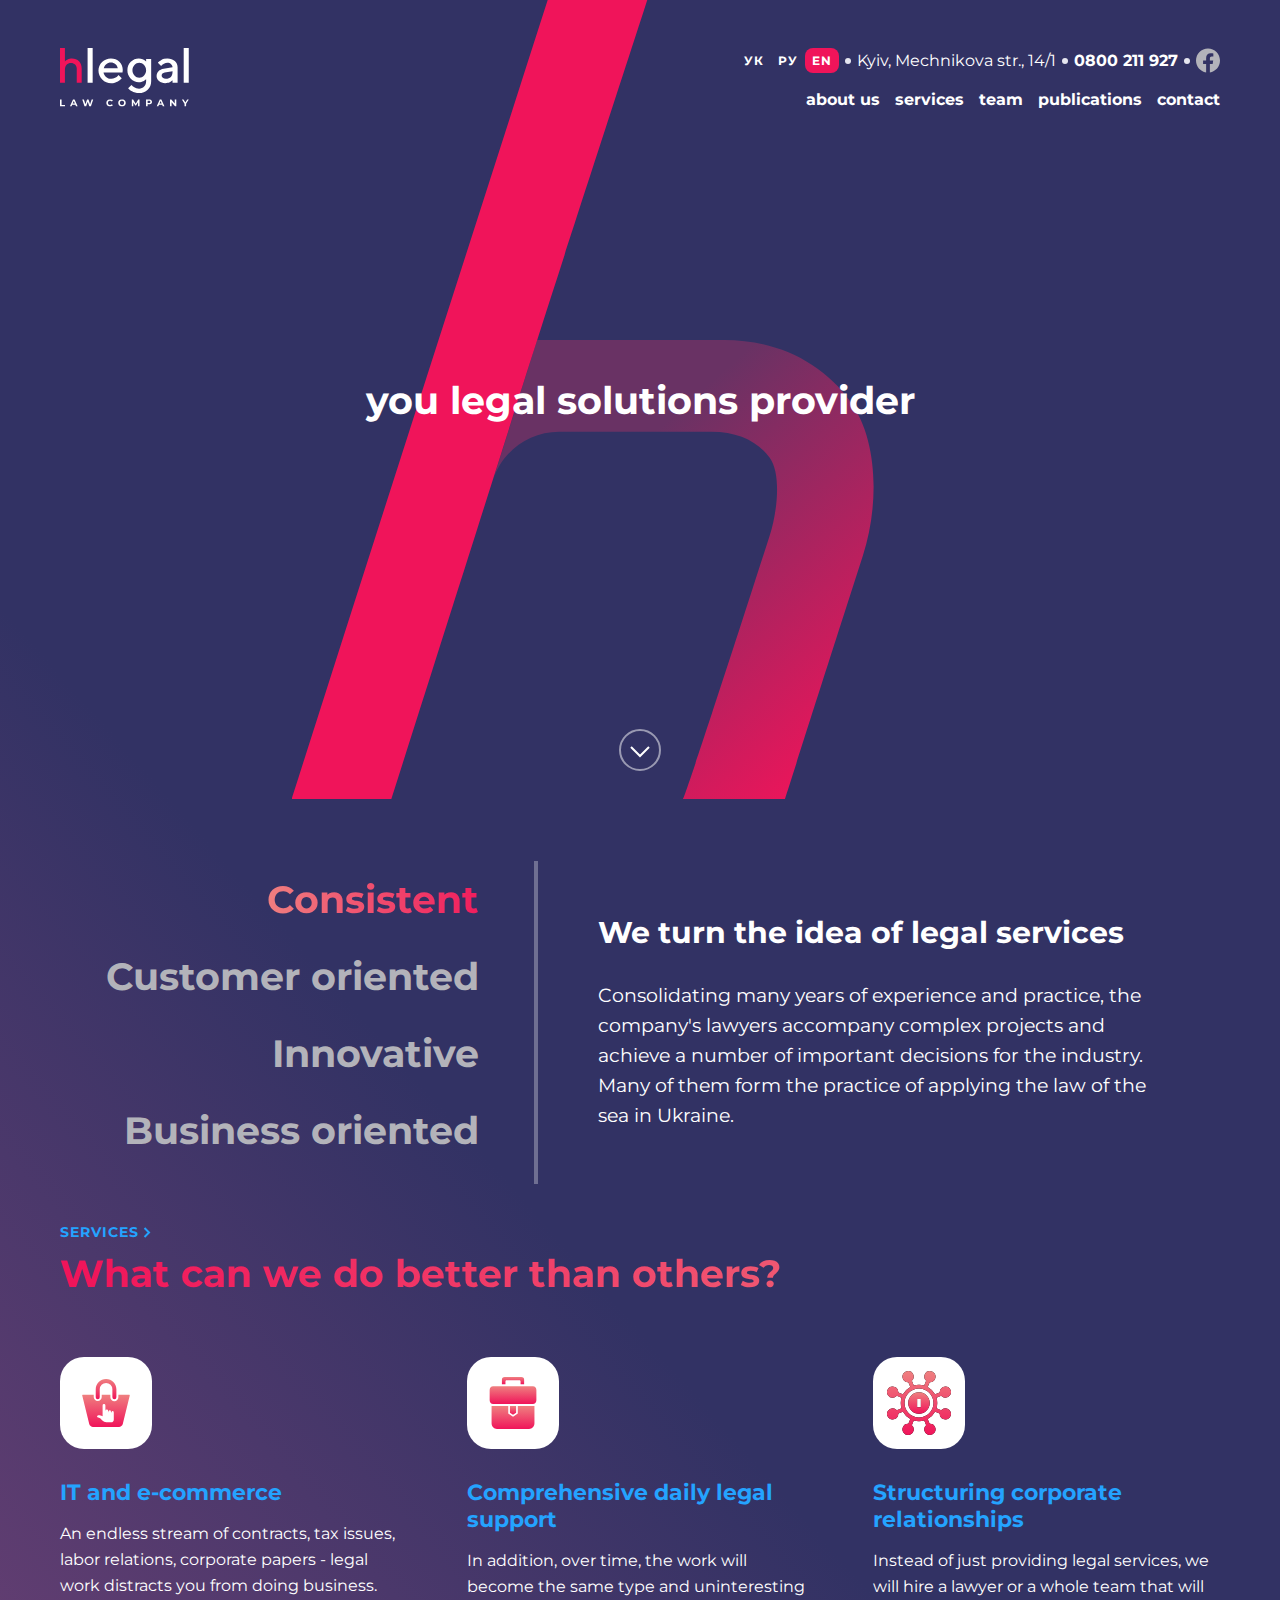
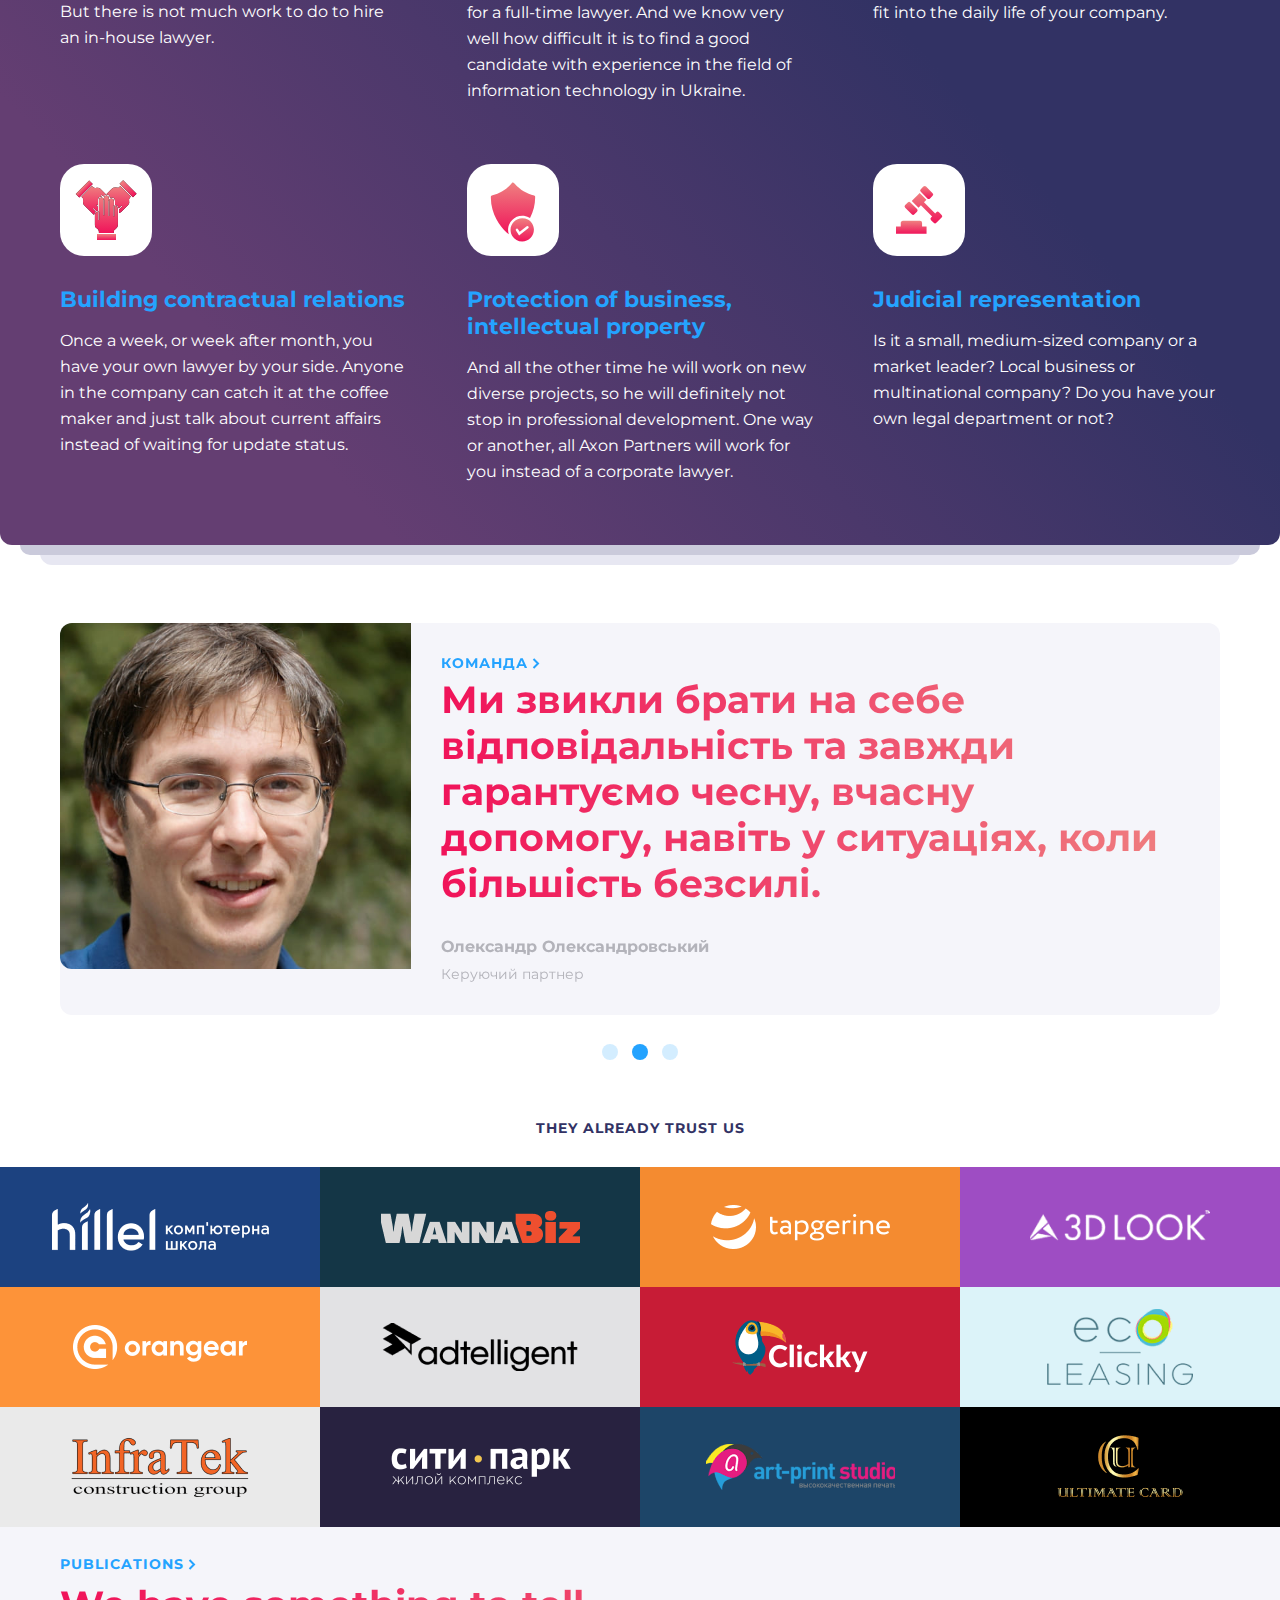
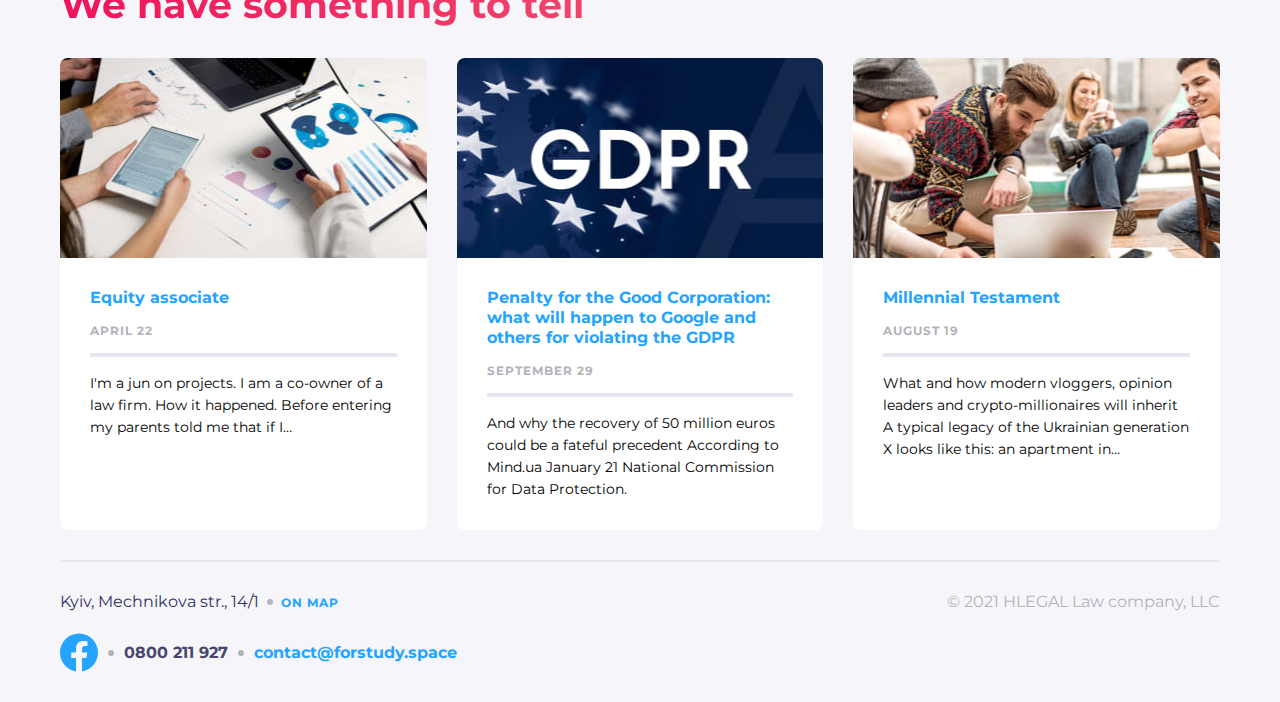
<file: app/index.html>
<!DOCTYPE html>
<html lang="en">
    <head>
        <meta charset="UTF-8" />
        <meta http-equiv="X-UA-Compatible" content="IE=edge" />
        <meta name="viewport" content="width=device-width, initial-scale=1.0" />
        <link
            rel="preload"
            href="./fonts/montserrat-v25-latin_cyrillic-700.woff2"
            as="font"
            type="font/woff"
            crossorigin="anonymous"
        />
        <link
            rel="preload"
            href="./fonts/montserrat-v25-latin_cyrillic-regular.woff2"
            as="font"
            type="font/woff"
            crossorigin="anonymous"
        />
        <link rel="stylesheet" href="./css/style.css" />
        <title>Document</title>
    </head>
    <body class="body">
        <div class="wrap">
            <div class="container">
                <header class="header">
                    <div class="header__top-line header__top-line--on-dark">
                        <ul class="lang">
                            <li>
                                <a
                                    class="lang__link lang__link--on-dark"
                                    href="#"
                                    >ук</a
                                >
                            </li>
                            <li>
                                <a
                                    class="lang__link lang__link--on-dark"
                                    href="#"
                                    >ру</a
                                >
                            </li>
                            <li>
                                <a
                                    class="lang__link lang__link--on-dark active"
                                    href="#"
                                    >en</a
                                >
                            </li>
                        </ul>
                        <p class="adress adress--on-dark">
                            Kyiv, Mechnikova str., 14/1
                        </p>
                        <a class="phone phone--on-dark" href="tel:+380800211927"
                            >0800 211 927</a
                        >
                        <a class="fb" href="#"
                            ><svg
                                width="24"
                                height="25"
                                viewBox="0 0 24 25"
                                fill="none"
                                xmlns="http://www.w3.org/2000/svg"
                            >
                                <g clip-path="url(#clip0_22721_7601)">
                                    <path
                                        d="M24 12.5733C24 5.90541 18.6274 0.5 12 0.5C5.37258 0.5 0 5.90541 0 12.5733C0 18.5995 4.38823 23.5943 10.125 24.5V16.0633H7.07813V12.5733H10.125V9.91343C10.125 6.88755 11.9165 5.21615 14.6576 5.21615C15.9705 5.21615 17.3438 5.45195 17.3438 5.45195V8.42313H15.8306C14.3399 8.42313 13.875 9.35379 13.875 10.3086V12.5733H17.2031L16.6711 16.0633H13.875V24.5C19.6118 23.5943 24 18.5995 24 12.5733Z"
                                        fill="#B3B3BA"
                                    />
                                </g>
                            </svg>
                        </a>
                    </div>
                    <div class="header__logo-box">
                        <a class="logo" href="./index.html"
                            ><img
                                class="img-responsive"
                                src="./img/logo-on-dark.svg"
                                alt="Logo"
                        /></a>
                    </div>
                    <nav class="menu">
                        <div class="menu__overlay menu__overlay--on-dark"></div>
                        <button
                            class="menu__burger menu__burger--on-dark"
                            type="button"
                        >
                            <span
                                class="menu__burger-line menu__burger-line--on-dark"
                            ></span>
                        </button>
                        <ul class="menu__list">
                            <li class="menu__item menu__item--on-dark">
                                <a
                                    class="menu__link menu__link--on-dark"
                                    href="./about.html"
                                    >about us</a
                                >
                            </li>
                            <li class="menu__item menu__item--on-dark">
                                <a
                                    class="menu__link menu__link--on-dark"
                                    href="#"
                                    >services</a
                                >
                            </li>
                            <li class="menu__item menu__item--on-dark">
                                <a
                                    class="menu__link menu__link--on-dark"
                                    href="#"
                                    >team</a
                                >
                            </li>
                            <li class="menu__item menu__item--on-dark">
                                <a
                                    class="menu__link menu__link--on-dark"
                                    href="#"
                                    >publications</a
                                >
                            </li>
                            <li class="menu__item menu__item--on-dark">
                                <a
                                    class="menu__link menu__link--on-dark"
                                    href="#"
                                    >contact</a
                                >
                            </li>
                        </ul>
                    </nav>
                </header>
            </div>
            <div class="container container--main">
                <section class="hero">
                    <div class="hero-box">
                        <h1 class="hero__title">
                            you legal solutions provider
                        </h1>
                        <a class="scroll" href="#scroll-main">
                            <svg
                                width="42"
                                height="42"
                                viewBox="0 0 42 42"
                                fill="none"
                                xmlns="http://www.w3.org/2000/svg"
                            >
                                <g clip-path="url(#clip0_22728_12366)">
                                    <circle
                                        class="scroll__icon"
                                        opacity="0.5"
                                        cx="21"
                                        cy="21"
                                        r="20"
                                        stroke="white"
                                        stroke-width="2"
                                    />
                                    <path
                                        class="scroll__icon"
                                        d="M12 18L21 27L30 18"
                                        stroke="white"
                                        stroke-width="2"
                                    />
                                </g>
                                <defs>
                                    <clipPath id="clip0_22728_12366">
                                        <rect
                                            width="42"
                                            height="42"
                                            fill="white"
                                        />
                                    </clipPath>
                                </defs>
                            </svg>
                        </a>
                    </div>
                </section>
                <section class="tabs">
                    <div class="tabs__controls">
                        <button class="tabs__btn show" type="button">
                            Consistent
                        </button>
                        <button class="tabs__btn" type="button">
                            Customer oriented
                        </button>
                        <button class="tabs__btn" type="button">
                            Innovative
                        </button>
                        <button class="tabs__btn" type="button">
                            Business oriented
                        </button>
                    </div>
                    <div class="tabs__content show">
                        <h3 class="tabs__title">
                            We turn the idea of legal services
                        </h3>
                        <p class="tabs__text">
                            Consolidating many years of experience and practice,
                            the company's lawyers accompany complex projects and
                            achieve a number of important decisions for the
                            industry. Many of them form the practice of applying
                            the law of the sea in Ukraine.
                        </p>
                    </div>
                    <div class="tabs__content">
                        <h3 class="tabs__title">
                            We turn the idea of legal services
                        </h3>
                        <p class="tabs__text">
                            2. Consolidating many years of experience and
                            practice, the company's lawyers accompany complex
                            projects and achieve a number of important decisions
                            for the industry. Many of them form the practice of
                            applying the law of the sea in Ukraine.
                        </p>
                    </div>
                    <div class="tabs__content">
                        <h3 class="tabs__title">
                            We turn the idea of legal services
                        </h3>
                        <p class="tabs__text">
                            3. Consolidating many years of experience and
                            practice, the company's lawyers accompany complex
                            projects and achieve a number of important decisions
                            for the industry. Many of them form the practice of
                            applying the law of the sea in Ukraine.
                        </p>
                    </div>
                    <div class="tabs__content">
                        <h3 class="tabs__title">
                            We turn the idea of legal services
                        </h3>
                        <p class="tabs__text">
                            4. Consolidating many years of experience and
                            practice, the company's lawyers accompany complex
                            projects and achieve a number of important decisions
                            for the industry. Many of them form the practice of
                            applying the law of the sea in Ukraine.
                        </p>
                    </div>
                </section>
            </div>
            <div class="container container--hp">
                <section class="services" id="scroll-main">
                    <a class="services__link" href="#">Services</a>
                    <h2 class="services__title">
                        What can we do better than others?
                    </h2>
                    <div class="services-box">
                        <article class="services-box__card">
                            <a class="services-box__icon icon1" href="#"></a>
                            <a class="services-box__title" href="#"
                                >IT and e-commerce</a
                            >
                            <p class="services-box__text">
                                An endless stream of contracts, tax issues,
                                labor relations, corporate papers - legal work
                                distracts you from doing business. But there is
                                not much work to do to hire an in-house lawyer.
                            </p>
                        </article>

                        <article class="services-box__card">
                            <a class="services-box__icon icon2" href="#"></a>
                            <a class="services-box__title" href="#"
                                >Comprehensive daily legal support</a
                            >
                            <p class="services-box__text">
                                In addition, over time, the work will become the
                                same type and uninteresting for a full-time
                                lawyer. And we know very well how difficult it
                                is to find a good candidate with experience in
                                the field of information technology in Ukraine.
                            </p>
                        </article>

                        <article class="services-box__card">
                            <a class="services-box__icon icon3" href="#"></a>
                            <a class="services-box__title" href="#"
                                >Structuring corporate relationships</a
                            >
                            <p class="services-box__text">
                                Instead of just providing legal services, we
                                will hire a lawyer or a whole team that will fit
                                into the daily life of your company.
                            </p>
                        </article>

                        <article class="services-box__card">
                            <a class="services-box__icon icon4" href="#"></a>
                            <a class="services-box__title" href="#"
                                >Building contractual relations</a
                            >
                            <p class="services-box__text">
                                Once a week, or week after month, you have your
                                own lawyer by your side. Anyone in the company
                                can catch it at the coffee maker and just talk
                                about current affairs instead of waiting for
                                update status.
                            </p>
                        </article>

                        <article class="services-box__card">
                            <a class="services-box__icon icon5" href="#"></a>
                            <a class="services-box__title" href="#"
                                >Protection of business, intellectual
                                property</a
                            >
                            <p class="services-box__text">
                                And all the other time he will work on new
                                diverse projects, so he will definitely not stop
                                in professional development. One way or another,
                                all Axon Partners will work for you instead of a
                                corporate lawyer.
                            </p>
                        </article>

                        <article class="services-box__card">
                            <a class="services-box__icon icon6" href="#"></a>
                            <a class="services-box__title" href="#"
                                >Judicial representation</a
                            >
                            <p class="services-box__text">
                                Is it a small, medium-sized company or a market
                                leader? Local business or multinational company?
                                Do you have your own legal department or not?
                            </p>
                        </article>
                    </div>
                </section>
            </div>
        </div>
        <main>
            <div class="container container--hp">
                <section class="team-section">
                    <h2 class="visually-hidden">Our team</h2>
                    <div class="team-section__slider js-slider-team">
                        <div class="team-section__wrap">
                            <div class="team-section__slide">
                                <div class="team-section__pic"></div>
                                <div class="team-section__inset">
                                    <a
                                        class="team-section__link"
                                        href="#"
                                        lang="uk"
                                        >команда</a
                                    >
                                    <h3 class="team-section__title" lang="uk">
                                        Ми звикли брати на себе відповідальність
                                        та завжди гарантуємо чесну, вчасну
                                        допомогу, навіть у ситуаціях, коли
                                        більшість безсилі.
                                    </h3>
                                    <p class="team-section__name">
                                        Олександр Олександровський
                                    </p>
                                    <p class="team-section__position">
                                        Керуючий партнер
                                    </p>
                                </div>
                            </div>
                        </div>

                        <div class="team-section__wrap">
                            <div class="team-section__slide">
                                <div class="team-section__pic"></div>
                                <div class="team-section__inset">
                                    <a
                                        class="team-section__link"
                                        href="#"
                                        lang="uk"
                                        >команда</a
                                    >
                                    <h3 class="team-section__title" lang="uk">
                                        Ми звикли брати на себе відповідальність
                                        та завжди гарантуємо чесну, вчасну
                                        допомогу, навіть у ситуаціях, коли
                                        більшість безсилі.
                                    </h3>
                                    <p class="team-section__name">
                                        Олександр Олександровський
                                    </p>
                                    <p class="team-section__position">
                                        Керуючий партнер
                                    </p>
                                </div>
                            </div>
                        </div>

                        <div class="team-section__wrap">
                            <div class="team-section__slide">
                                <div class="team-section__pic"></div>
                                <div class="team-section__inset">
                                    <a
                                        class="team-section__link"
                                        href="#"
                                        lang="uk"
                                        >команда</a
                                    >
                                    <h3 class="team-section__title" lang="uk">
                                        Ми звикли брати на себе відповідальність
                                        та завжди гарантуємо чесну, вчасну
                                        допомогу, навіть у ситуаціях, коли
                                        більшість безсилі.
                                    </h3>
                                    <p class="team-section__name">
                                        Олександр Олександровський
                                    </p>
                                    <p class="team-section__position">
                                        Керуючий партнер
                                    </p>
                                </div>
                            </div>
                        </div>
                    </div>
                </section>
            </div>
            <section class="clients">
                <h2 class="clients__title">They already trust us</h2>
                <div class="clients__box">
                    <div class="clients__item logo-1"></div>
                    <div class="clients__item logo-2"></div>
                    <div class="clients__item logo-3"></div>
                    <div class="clients__item logo-4"></div>
                    <div class="clients__item logo-5"></div>
                    <div class="clients__item logo-6"></div>
                    <div class="clients__item logo-7"></div>
                    <div class="clients__item logo-8"></div>
                    <div class="clients__item logo-9"></div>
                    <div class="clients__item logo-10"></div>
                    <div class="clients__item logo-11"></div>
                    <div class="clients__item logo-12"></div>
                </div>
            </section>
            <div class="bg-color">
                <div class="container container--hp">
                    <section class="publications">
                        <a class="publications__link" href="#">Publications</a>
                        <h2 class="publications__title">
                            We have something to tell
                        </h2>
                        <div class="publications-box">
                            <article class="publications-item article-01">
                                <div
                                    class="publications-item__pic pic-01"
                                ></div>
                                <div class="publications-item__inset">
                                    <a class="publications-item__link" href="#"
                                        >Equity associate</a
                                    >
                                    <p class="publications-item__date">
                                        April 22
                                    </p>
                                    <p class="publications-item__text">
                                        I'm a jun on projects. I am a co-owner
                                        of a law firm. How it happened. Before
                                        entering my parents told me that if I…
                                    </p>
                                </div>
                            </article>

                            <article class="publications-item article-02">
                                <div
                                    class="publications-item__pic pic-02"
                                ></div>
                                <div class="publications-item__inset">
                                    <a class="publications-item__link" href="#"
                                        >Penalty for the Good Corporation: what
                                        will happen to Google and others for
                                        violating the GDPR</a
                                    >
                                    <p class="publications-item__date">
                                        September 29
                                    </p>
                                    <p class="publications-item__text">
                                        And why the recovery of 50 million euros
                                        could be a fateful precedent According
                                        to Mind.ua January 21 National
                                        Commission for Data Protection.
                                    </p>
                                </div>
                            </article>

                            <article class="publications-item article-03">
                                <div
                                    class="publications-item__pic pic-03"
                                ></div>
                                <div class="publications-item__inset">
                                    <a class="publications-item__link" href="#"
                                        >Millennial Testament</a
                                    >
                                    <p class="publications-item__date">
                                        August 19
                                    </p>
                                    <p class="publications-item__text">
                                        What and how modern vloggers, opinion
                                        leaders and crypto-millionaires will
                                        inherit A typical legacy of the
                                        Ukrainian generation X looks like this:
                                        an apartment in…
                                    </p>
                                </div>
                            </article>
                        </div>
                    </section>
                </div>
            </div>
        </main>
        <div class="bg-color">
            <div class="container container--flex">
                <footer class="footer">
                    <div class="footer-box">
                        <div class="footer__top">
                            <p class="adress adress--footer">
                                Kyiv, Mechnikova str., 14/1
                            </p>
                            <a
                                class="footer__map"
                                href="https://goo.gl/maps/8aGzNnFoV4uy2VnX7"
                                target="_blank"
                                rel="noopener nofollow noreferrer"
                                >On map</a
                            >
                        </div>
                        <div class="footer__contacts">
                            <a class="fb fb--footer" href="#"
                                ><svg
                                    width="38"
                                    height="39"
                                    viewBox="0 0 38 39"
                                    fill="none"
                                    xmlns="http://www.w3.org/2000/svg"
                                >
                                    <path
                                        d="M38 19.5828C38 9.02524 29.4934 0.466675 19 0.466675C8.50658 0.466675 0 9.02524 0 19.5828C0 29.1242 6.94803 37.0326 16.0312 38.4667V25.1085H11.207V19.5828H16.0312V15.3713C16.0312 10.5803 18.8678 7.93391 23.2078 7.93391C25.2866 7.93391 27.4609 8.30727 27.4609 8.30727V13.0116H25.0651C22.7048 13.0116 21.9688 14.4852 21.9688 15.9969V19.5828H27.2383L26.3959 25.1085H21.9688V38.4667C31.052 37.0326 38 29.1242 38 19.5828Z"
                                        fill="#24A3FF"
                                    />
                                </svg>
                            </a>
                            <a
                                class="phone phone--footer"
                                href="tel:+380800211927"
                                >0800 211 927</a
                            >
                            <a class="mail" href="mailto:contact@forstudy.space"
                                >contact@forstudy.space</a
                            >
                        </div>
                    </div>
                    <a class="copyright" href="#">
                        &copy; 2021 HLEGAL Law company, LLC</a
                    >
                </footer>
            </div>
        </div>
        <script src="./js/all.js"></script>
    </body>
</html>
</file>
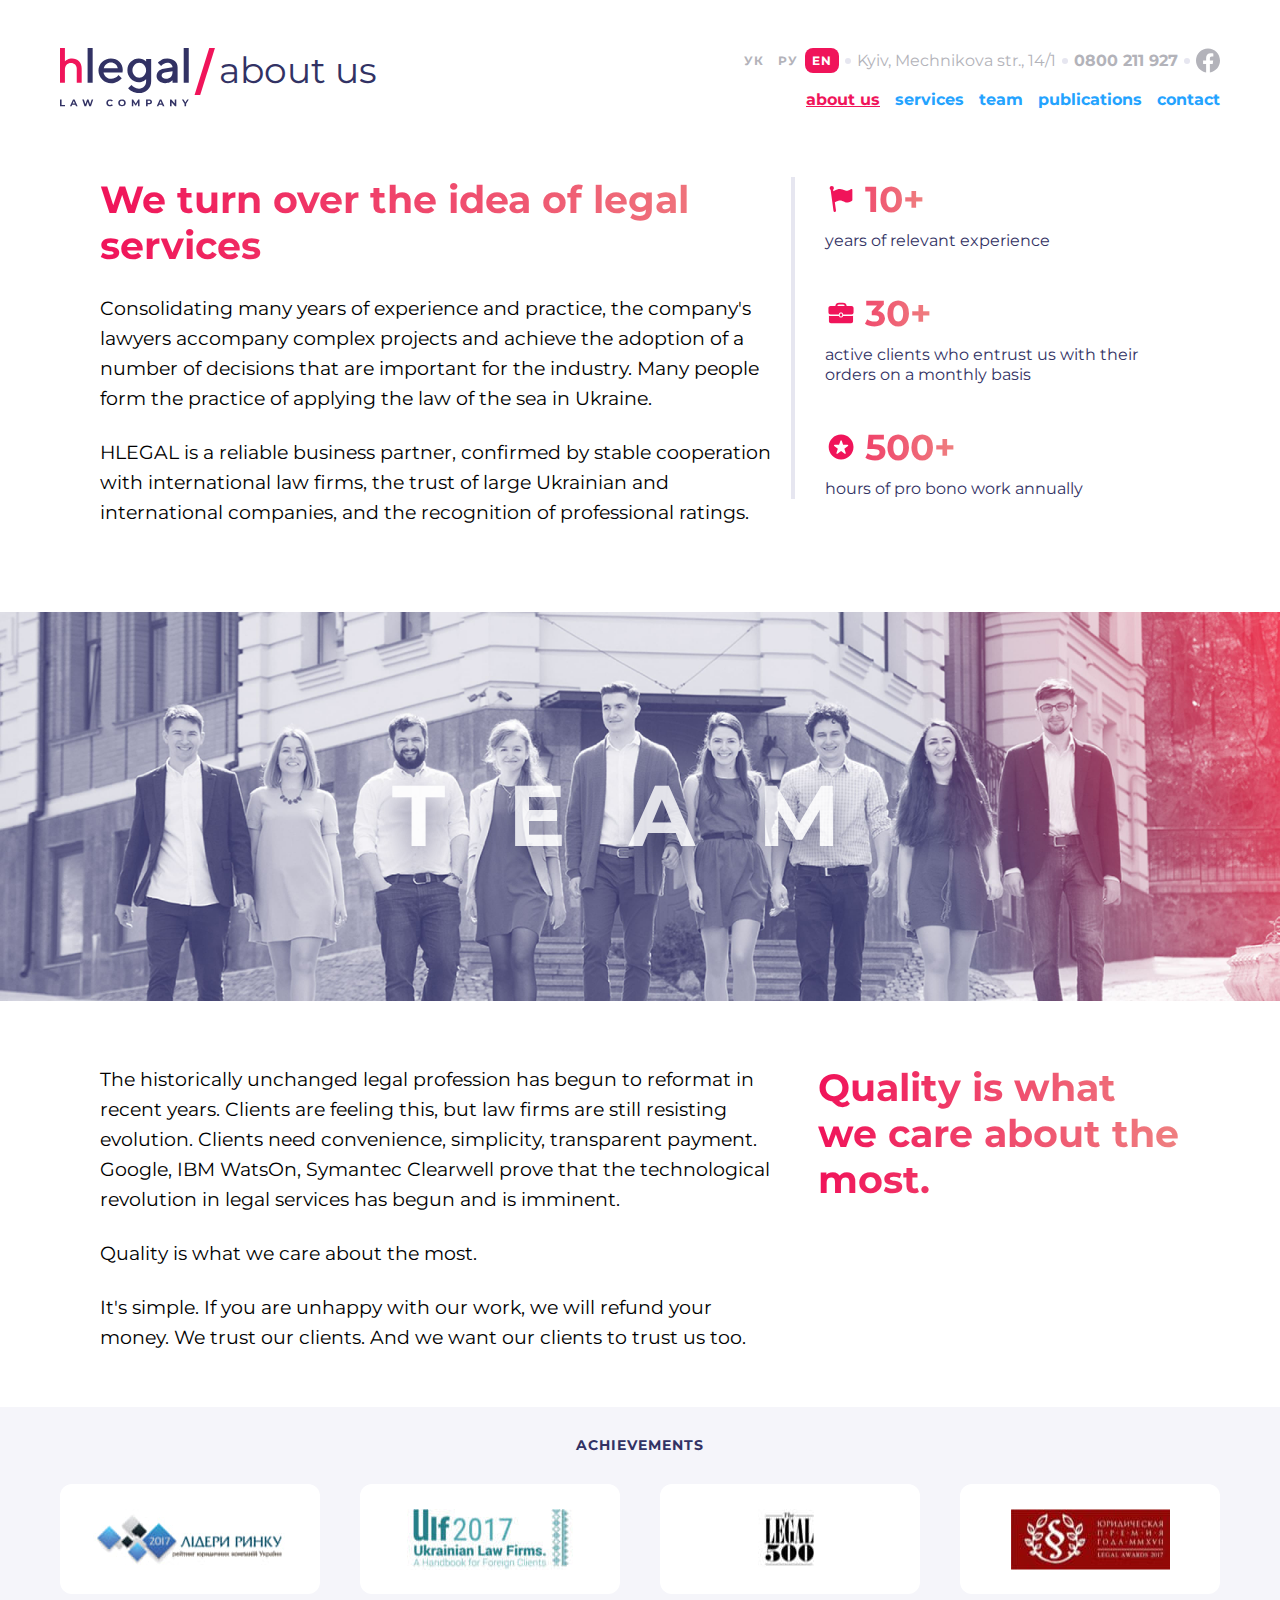
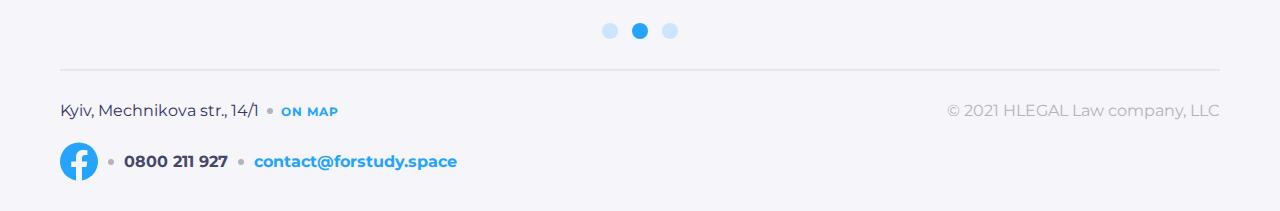
<file: app/about.html>
<!DOCTYPE html>
<html lang="en">
    <head>
        <meta charset="UTF-8" />
        <meta http-equiv="X-UA-Compatible" content="IE=edge" />
        <meta name="viewport" content="width=device-width, initial-scale=1.0" />
        <link
            rel="preload"
            href="./fonts/montserrat-v25-latin_cyrillic-700.woff2"
            as="font"
            type="font/woff"
            crossorigin="anonymous"
        />
        <link
            rel="preload"
            href="./fonts/montserrat-v25-latin_cyrillic-regular.woff2"
            as="font"
            type="font/woff"
            crossorigin="anonymous"
        />
        <link rel="stylesheet" href="./css/style.css" />
        <title>Document</title>
    </head>
    <body class="body">
        <div class="container">
            <header class="header">
                <div class="header__top-line">
                    <ul class="lang">
                        <li><a class="lang__link" href="#">ук</a></li>
                        <li><a class="lang__link" href="#">ру</a></li>
                        <li><a class="lang__link active" href="#">en</a></li>
                    </ul>
                    <p class="adress">Kyiv, Mechnikova str., 14/1</p>
                    <a class="phone" href="tel:+380800211927">0800 211 927</a>
                    <a class="fb" href="#"
                        ><svg
                            width="24"
                            height="25"
                            viewBox="0 0 24 25"
                            fill="none"
                            xmlns="http://www.w3.org/2000/svg"
                        >
                            <g clip-path="url(#clip0_22721_7601)">
                                <path
                                    d="M24 12.5733C24 5.90541 18.6274 0.5 12 0.5C5.37258 0.5 0 5.90541 0 12.5733C0 18.5995 4.38823 23.5943 10.125 24.5V16.0633H7.07813V12.5733H10.125V9.91343C10.125 6.88755 11.9165 5.21615 14.6576 5.21615C15.9705 5.21615 17.3438 5.45195 17.3438 5.45195V8.42313H15.8306C14.3399 8.42313 13.875 9.35379 13.875 10.3086V12.5733H17.2031L16.6711 16.0633H13.875V24.5C19.6118 23.5943 24 18.5995 24 12.5733Z"
                                    fill="#B3B3BA"
                                />
                            </g>
                        </svg>
                    </a>
                </div>
                <div class="header__logo-box">
                    <a class="logo" href="./index.html"
                        ><img
                            class="img-responsive"
                            src="./img/logo.svg"
                            alt="Logo"
                    /></a>
                    <div class="breadcrumbs">about us</div>
                </div>
                <nav class="menu">
                    <div class="menu__overlay"></div>
                    <button class="menu__burger" type="button">
                        <span class="menu__burger-line"></span>
                    </button>
                    <ul class="menu__list">
                        <li class="menu__item">
                            <a class="menu__link active" href="#">about us</a>
                        </li>
                        <li class="menu__item">
                            <a class="menu__link" href="#">services</a>
                        </li>
                        <li class="menu__item">
                            <a class="menu__link" href="#">team</a>
                        </li>
                        <li class="menu__item">
                            <a class="menu__link" href="#">publications</a>
                        </li>
                        <li class="menu__item">
                            <a class="menu__link" href="#">contact</a>
                        </li>
                    </ul>
                </nav>
            </header>
        </div>
        <main>
            <div class="container container--main">
                <section class="about">
                    <div class="about-box">
                        <h1 class="about__title">
                            We turn over the idea of legal services
                        </h1>
                        <p class="about__text">
                            Consolidating many years of experience and practice,
                            the company's lawyers accompany complex projects and
                            achieve the adoption of a number of decisions that
                            are important for the industry. Many people form the
                            practice of applying the law of the sea in Ukraine.
                        </p>
                        <p class="about__text">
                            HLEGAL is a reliable business partner, confirmed by
                            stable cooperation with international law firms, the
                            trust of large Ukrainian and international
                            companies, and the recognition of professional
                            ratings.
                        </p>
                    </div>
                    <div class="about-wrap">
                        <article class="about-inset">
                            <h2 class="visually-hidden">We are in numbers</h2>
                            <div class="about-inset__box">
                                <p class="about-inset__icon icon01">10+</p>
                                <p class="about-inset__text">
                                    years of relevant experience
                                </p>
                            </div>
                            <div class="about-inset__box">
                                <p class="about-inset__icon icon02">30+</p>
                                <p class="about-inset__text">
                                    active clients who entrust us with their
                                    orders on a monthly basis
                                </p>
                            </div>
                            <div class="about-inset__box">
                                <p class="about-inset__icon icon03">500+</p>
                                <p class="about-inset__text">
                                    hours of pro bono work annually
                                </p>
                            </div>
                        </article>
                    </div>
                </section>
            </div>
            <div class="team">
                <picture>
                    <source
                        media="(min-width: 1201px)"
                        srcset="./img/team.jpg"
                    />
                    <source
                        media="(min-width: 992px)"
                        srcset="./img/team-desktop.jpg"
                    />
                    <source
                        media="(min-width: 768px)"
                        srcset="./img/team-tablet-hd.jpg"
                    />
                    <img
                        class="img-responsive"
                        src="./img/team-tablet.jpg"
                        alt="Our team"
                    />
                </picture>
                <p class="team__title">team</p>
            </div>
            <div class="container container--main">
                <section class="about about--part">
                    <div class="about-box">
                        <p class="about__text">
                            The historically unchanged legal profession has
                            begun to reformat in recent years. Clients are
                            feeling this, but law firms are still resisting
                            evolution. Clients need convenience, simplicity,
                            transparent payment. Google, IBM WatsOn, Symantec
                            Clearwell prove that the technological revolution in
                            legal services has begun and is imminent.
                        </p>
                        <p class="about__text">
                            Quality is what we care about the most.
                        </p>
                        <p class="about__text">
                            It's simple. If you are unhappy with our work, we
                            will refund your money. We trust our clients. And we
                            want our clients to trust us too.
                        </p>
                    </div>
                    <div class="about-wrap about-wrap--tab">
                        <h2 class="about__title about__title--tab">
                            Quality is what we care about the most.
                        </h2>
                    </div>
                </section>
            </div>
            <div class="bg-color">
                <div class="container container--hp">
                    <section class="achievements">
                        <h2 class="achievements__title">achievements</h2>
                        <div class="slider js-slider">
                            <div class="slider__item item-01"></div>
                            <div class="slider__item item-02"></div>
                            <div class="slider__item item-03"></div>
                            <div class="slider__item item-04"></div>
                            <div class="slider__item item-01"></div>
                            <div class="slider__item item-02"></div>
                        </div>
                    </section>
                </div>
            </div>
        </main>
        <div class="bg-color">
            <div class="container container--flex">
                <footer class="footer">
                    <div class="footer-box">
                        <div class="footer__top">
                            <p class="adress adress--footer">
                                Kyiv, Mechnikova str., 14/1
                            </p>
                            <a
                                class="footer__map"
                                href="https://goo.gl/maps/8aGzNnFoV4uy2VnX7"
                                target="_blank"
                                rel="noopener nofollow noreferrer"
                                >On map</a
                            >
                        </div>
                        <div class="footer__contacts">
                            <a class="fb fb--footer" href="#"
                                ><svg
                                    width="38"
                                    height="39"
                                    viewBox="0 0 38 39"
                                    fill="none"
                                    xmlns="http://www.w3.org/2000/svg"
                                >
                                    <path
                                        d="M38 19.5828C38 9.02524 29.4934 0.466675 19 0.466675C8.50658 0.466675 0 9.02524 0 19.5828C0 29.1242 6.94803 37.0326 16.0312 38.4667V25.1085H11.207V19.5828H16.0312V15.3713C16.0312 10.5803 18.8678 7.93391 23.2078 7.93391C25.2866 7.93391 27.4609 8.30727 27.4609 8.30727V13.0116H25.0651C22.7048 13.0116 21.9688 14.4852 21.9688 15.9969V19.5828H27.2383L26.3959 25.1085H21.9688V38.4667C31.052 37.0326 38 29.1242 38 19.5828Z"
                                        fill="#24A3FF"
                                    />
                                </svg>
                            </a>
                            <a
                                class="phone phone--footer"
                                href="tel:+380800211927"
                                >0800 211 927</a
                            >
                            <a class="mail" href="mailto:contact@forstudy.space"
                                >contact@forstudy.space</a
                            >
                        </div>
                    </div>
                    <a class="copyright" href="#">
                        &copy; 2021 HLEGAL Law company, LLC</a
                    >
                </footer>
            </div>
        </div>
        <script src="./js/all.js"></script>
    </body>
</html>
</file>
<file: app/css/style.css>
/* Slider */
.slick-slider {
  position: relative;
  display: block;
  -webkit-box-sizing: border-box;
          box-sizing: border-box;
  -webkit-touch-callout: none;
  -webkit-user-select: none;
  -moz-user-select: none;
  -ms-user-select: none;
  user-select: none;
  -ms-touch-action: pan-y;
  touch-action: pan-y;
  -webkit-tap-highlight-color: transparent;
}

.slick-list {
  position: relative;
  overflow: hidden;
  display: block;
  margin: 0;
  padding: 0;
}

.slick-list:focus {
  outline: none;
}

.slick-list.dragging {
  cursor: pointer;
  cursor: hand;
}

.slick-slider .slick-track,
.slick-slider .slick-list {
  -webkit-transform: translate3d(0, 0, 0);
  transform: translate3d(0, 0, 0);
}

.slick-track {
  position: relative;
  left: 0;
  top: 0;
  display: block;
  margin-left: auto;
  margin-right: auto;
}

.slick-track:before, .slick-track:after {
  content: "";
  display: table;
}

.slick-track:after {
  clear: both;
}

.slick-loading .slick-track {
  visibility: hidden;
}

.slick-slide {
  float: left;
  height: 100%;
  min-height: 1px;
  display: none;
}

[dir="rtl"] .slick-slide {
  float: right;
}

.slick-slide img {
  display: block;
}

.slick-slide.slick-loading img {
  display: none;
}

.slick-slide.dragging img {
  pointer-events: none;
}

.slick-initialized .slick-slide {
  display: block;
}

.slick-loading .slick-slide {
  visibility: hidden;
}

.slick-vertical .slick-slide {
  display: block;
  height: auto;
  border: 1px solid transparent;
}

.slick-arrow.slick-hidden {
  display: none;
}

* {
  -webkit-box-sizing: border-box;
          box-sizing: border-box;
  margin: 0;
}

.body {
  font-family: "Montserrat", "Arial", sans-serif;
  font-weight: 700;
  font-style: normal;
  min-width: 375px;
}

.container {
  max-width: 1440px;
  min-width: 375px;
  margin: 0 auto;
  padding: 0 15px;
}

.container--main {
  max-width: 1080px;
  padding: 0 30px;
}

.container--hp {
  padding: 0 30px;
}

.container--flex {
  display: -webkit-box;
  display: -ms-flexbox;
  display: flex;
  -webkit-box-pack: center;
      -ms-flex-pack: center;
          justify-content: center;
  -webkit-box-align: center;
      -ms-flex-align: center;
          align-items: center;
}

a {
  text-decoration: none;
}

.visually-hidden {
  position: absolute;
  width: 1px;
  height: 1px;
  margin: -1px;
  border: 0;
  padding: 0;
  clip: rect(0 0 0 0);
  overflow: hidden;
}

.img-responsive {
  max-width: 100%;
  height: auto;
}

.stop-scroll {
  overflow: hidden;
  height: 100%;
}

.slider__item {
  height: 90px;
  background-color: #ffffff;
  background-repeat: no-repeat;
  background-position: center center;
  border-radius: 12px;
}

.slider__item.item-01 {
  background-image: url(../img/achievment-1.jpg);
}

.slider__item.item-02 {
  background-image: url(../img/achievment-2.jpg);
}

.slider__item.item-03 {
  background-image: url(../img/achievment-3.jpg);
}

.slider__item.item-04 {
  background-image: url(../img/achievment-4.jpg);
}

.slick-slide {
  margin: 0 30px;
}

.slick-list {
  margin: 0 -30px;
}

.my-dots {
  padding-top: 22px;
  list-style: none;
  -webkit-padding-start: 0px;
          padding-inline-start: 0px;
  display: -webkit-box;
  display: -ms-flexbox;
  display: flex;
  -webkit-box-pack: center;
      -ms-flex-pack: center;
          justify-content: center;
  -webkit-box-align: center;
      -ms-flex-align: center;
          align-items: center;
}

.my-dots button {
  font-size: 0;
  width: 16px;
  height: 16px;
  border-radius: 50%;
  border: transparent;
  outline: none;
  background-color: #24a3ff;
  opacity: 0.2;
  margin: 0 7px;
  cursor: pointer;
}

.my-dots li.slick-active button {
  background-color: #24a3ff;
  opacity: 1;
}

@media (min-width: 768px) {
  .slider {
    padding: 0;
  }
  .slick-slide {
    margin: 0 20px;
  }
  .slick-list {
    margin: 0 -20px;
  }
}

@media (min-width: 992px) {
  .slider__item {
    height: 110px;
  }
  .slider__item.item-01 {
    background-image: url(../img/achievment-1-tablet.jpg);
  }
  .slider__item.item-02 {
    background-image: url(../img/achievment-2-tablet.jpg);
  }
  .slider__item.item-03 {
    background-image: url(../img/achievment-3-tablet.jpg);
  }
  .slider__item.item-04 {
    background-image: url(../img/achievment-4-tablet.jpg);
  }
}

.adress,
.fb {
  display: none;
}

.header {
  display: grid;
  grid-template-columns: 1fr -webkit-min-content;
  grid-template-columns: 1fr min-content;
  grid-template-rows: -webkit-min-content -webkit-min-content;
  grid-template-rows: min-content min-content;
}

.header__top-line {
  grid-column: 1 / -1;
  display: -webkit-box;
  display: -ms-flexbox;
  display: flex;
  -webkit-box-pack: justify;
      -ms-flex-pack: justify;
          justify-content: space-between;
  background-color: #f5f5fa;
  margin: 0 -15px;
  padding: 0 15px;
}

.header__logo-box {
  display: -webkit-box;
  display: -ms-flexbox;
  display: flex;
  -webkit-box-align: start;
      -ms-flex-align: start;
          align-items: flex-start;
  padding-top: 15px;
  padding-bottom: 10px;
}

.lang {
  display: -webkit-box;
  display: -ms-flexbox;
  display: flex;
  -webkit-padding-start: 0px;
          padding-inline-start: 0px;
  list-style: none;
  padding-top: 10px;
  padding-bottom: 10px;
}

.lang__link {
  font-size: 12px;
  line-height: 15px;
  letter-spacing: 1px;
  color: #b3b3ba;
  text-transform: uppercase;
  padding: 5px 7px;
  border-radius: 8px;
  display: block;
}

.lang__link:hover {
  background-color: #f5f5fa;
}

.lang .active {
  background-color: #f0145a;
  color: #ffffff;
}

.phone {
  font-size: 16px;
  line-height: 20px;
  color: #b3b3ba;
  padding-top: 12px;
  padding-bottom: 12px;
}

.breadcrumbs {
  font-weight: 400;
  font-size: 20px;
  line-height: 24px;
  color: #323264;
  display: -webkit-inline-box;
  display: -ms-inline-flexbox;
  display: inline-flex;
  -webkit-box-align: start;
      -ms-flex-align: start;
          align-items: flex-start;
}

.breadcrumbs::before {
  content: "";
  background-image: url(../img/slash.svg);
  background-repeat: no-repeat;
  width: 12px;
  height: 26px;
  margin-left: 4px;
  margin-right: 4px;
}

.menu__overlay {
  position: fixed;
  top: 100px;
  left: 0;
  bottom: 0;
  right: 0;
  width: 100%;
  height: 100%;
  background-color: #ffffff;
  opacity: 0;
  visibility: hidden;
  cursor: pointer;
  -webkit-transition: opacity 0.3s ease-in-out, visibility 0.3s ease-in-out;
  transition: opacity 0.3s ease-in-out, visibility 0.3s ease-in-out;
}

.menu__overlay.show {
  opacity: 1;
  visibility: visible;
}

.menu__list {
  list-style: none;
  -webkit-padding-start: 0px;
          padding-inline-start: 0px;
  position: fixed;
  top: 110px;
  left: 0;
  display: -webkit-box;
  display: -ms-flexbox;
  display: flex;
  -webkit-box-align: center;
      -ms-flex-align: center;
          align-items: center;
  -webkit-box-pack: center;
      -ms-flex-pack: center;
          justify-content: center;
  -webkit-box-orient: vertical;
  -webkit-box-direction: normal;
      -ms-flex-direction: column;
          flex-direction: column;
  width: 100%;
  -webkit-transform: translateX(-100%);
          transform: translateX(-100%);
  -webkit-transition: -webkit-transform 0.3s ease-in-out;
  transition: -webkit-transform 0.3s ease-in-out;
  transition: transform 0.3s ease-in-out;
  transition: transform 0.3s ease-in-out, -webkit-transform 0.3s ease-in-out;
  gap: 15px;
}

.menu .show {
  -webkit-transform: translateX(0);
          transform: translateX(0);
}

.menu .show .active {
  color: #f0145a;
}

.menu__item {
  padding: 7px 0px;
  background-color: #f5f5fa;
  border-radius: 12px;
  margin: 0 15px;
  width: 93%;
  text-align: center;
}

.menu__item:active {
  background-color: #e6e6f0;
}

.menu__link {
  display: block;
  font-size: 24px;
  line-height: 29px;
  color: #24a3ff;
}

.menu__link:hover {
  color: #0085ff;
}

.menu__burger {
  position: relative;
  display: -webkit-box;
  display: -ms-flexbox;
  display: flex;
  -webkit-box-pack: center;
      -ms-flex-pack: center;
          justify-content: center;
  -webkit-box-align: center;
      -ms-flex-align: center;
          align-items: center;
  margin-top: 13px;
  width: 32px;
  height: 32px;
  cursor: pointer;
  background-color: transparent;
  border: transparent;
  border-radius: 8px;
}

.menu__burger:active {
  background-color: #e6e6f0;
}

.menu__burger-line {
  width: 18px;
  height: 2px;
  background-color: black;
  -webkit-transition: all 0.3s ease-in-out;
  transition: all 0.3s ease-in-out;
  display: -webkit-inline-box;
  display: -ms-inline-flexbox;
  display: inline-flex;
}

.menu__burger-line::before, .menu__burger-line::after {
  content: "";
  position: absolute;
  width: 18px;
  height: 2px;
  background-color: black;
  -webkit-transition: all 0.3s ease-in-out;
  transition: all 0.3s ease-in-out;
}

.menu__burger-line::before {
  -webkit-transform: translateY(-6px);
          transform: translateY(-6px);
}

.menu__burger-line::after {
  -webkit-transform: translateY(6px);
          transform: translateY(6px);
}

.menu__burger.show .menu__burger-line {
  -webkit-transform: translateX(-18px);
          transform: translateX(-18px);
  background: transparent;
}

.menu__burger.show .menu__burger-line::before {
  -webkit-transform: rotate(45deg) translate(13px, -13px);
          transform: rotate(45deg) translate(13px, -13px);
}

.menu__burger.show .menu__burger-line::after {
  -webkit-transform: rotate(-45deg) translate(13px, 13px);
          transform: rotate(-45deg) translate(13px, 13px);
}

@media (min-width: 768px) {
  .container {
    padding: 0 60px;
  }
  .header {
    grid-template-rows: repeat(3, -webkit-min-content);
    grid-template-rows: repeat(3, min-content);
    grid-template-columns: 1fr;
  }
  .header__top-line {
    padding: 40px 0px 0px 0px;
    background-color: #ffffff;
    margin: 0;
    -webkit-box-align: center;
        -ms-flex-align: center;
            align-items: center;
  }
  .header__logo-box {
    padding-top: 20px;
    padding-bottom: 20px;
  }
  .adress {
    display: -webkit-inline-box;
    display: -ms-inline-flexbox;
    display: inline-flex;
    -webkit-box-align: center;
        -ms-flex-align: center;
            align-items: center;
    font-weight: 400;
    font-size: 16px;
    line-height: 20px;
    color: #b3b3ba;
  }
  .adress::before {
    content: "";
    width: 6px;
    height: 6px;
    border-radius: 50%;
    background-color: #e6e6f0;
    margin-left: 6px;
    margin-right: 6px;
  }
  .phone {
    display: -webkit-inline-box;
    display: -ms-inline-flexbox;
    display: inline-flex;
    -webkit-box-align: center;
        -ms-flex-align: center;
            align-items: center;
  }
  .phone::after, .phone::before {
    content: "";
    width: 6px;
    height: 6px;
    border-radius: 50%;
    background-color: #e6e6f0;
    margin-left: 6px;
    margin-right: 6px;
  }
  .fb {
    display: -webkit-inline-box;
    display: -ms-inline-flexbox;
    display: inline-flex;
    -webkit-box-align: center;
        -ms-flex-align: center;
            align-items: center;
  }
  .fb:hover path {
    fill: #f0145a;
  }
  .menu {
    position: static;
  }
  .menu__burger {
    display: none;
  }
  .menu__list {
    -webkit-box-orient: horizontal;
    -webkit-box-direction: normal;
        -ms-flex-direction: row;
            flex-direction: row;
    -webkit-box-pack: start;
        -ms-flex-pack: start;
            justify-content: flex-start;
    position: static;
    -webkit-transform: none;
            transform: none;
    -webkit-transition: none;
    transition: none;
  }
  .menu__list .active {
    text-decoration: underline;
    color: #f0145a;
  }
  .menu__item {
    background-color: #ffffff;
    border: none;
    width: unset;
    margin: 0;
  }
  .menu__item:active {
    background-color: #ffffff;
  }
  .menu__link {
    font-size: 16px;
    line-height: 20px;
    color: #24a3ff;
  }
  .menu__link:hover {
    text-decoration: underline;
    color: #0085ff;
  }
  .header__top-line {
    -webkit-box-pack: start;
        -ms-flex-pack: start;
            justify-content: flex-start;
  }
  .logo img {
    width: 130px;
    height: 60px;
  }
  .breadcrumbs {
    font-size: 36px;
    line-height: 44px;
  }
  .breadcrumbs::before {
    width: 21px;
    height: 47px;
    background-size: 21px 47px;
  }
}

@media (min-width: 992px) {
  .header {
    grid-template-columns: 1fr auto;
    grid-template-rows: -webkit-min-content -webkit-min-content;
    grid-template-rows: min-content min-content;
    -webkit-box-align: center;
        -ms-flex-align: center;
            align-items: center;
  }
  .header__logo-box {
    grid-row: 1 / -1;
    grid-column: 1 / 2;
    padding-top: 45px;
    padding-bottom: 3px;
  }
  .header__top-line {
    grid-column: 2 / 3;
    grid-row: 1 / 2;
    padding-top: 48px;
    padding-bottom: 10px;
  }
  .menu {
    justify-self: end;
  }
  .lang,
  .phone {
    padding: 0;
  }
}

.footer {
  display: -webkit-box;
  display: -ms-flexbox;
  display: flex;
  -webkit-box-orient: vertical;
  -webkit-box-direction: normal;
      -ms-flex-direction: column;
          flex-direction: column;
  -webkit-box-align: center;
      -ms-flex-align: center;
          align-items: center;
  padding-top: 30px;
  padding-bottom: 30px;
  -ms-flex-wrap: wrap;
      flex-wrap: wrap;
}

.footer__top, .footer__contacts {
  display: -webkit-box;
  display: -ms-flexbox;
  display: flex;
  -ms-flex-wrap: wrap;
      flex-wrap: wrap;
  -webkit-box-orient: vertical;
  -webkit-box-direction: normal;
      -ms-flex-direction: column;
          flex-direction: column;
  -webkit-box-align: center;
      -ms-flex-align: center;
          align-items: center;
}

.footer__top {
  padding-bottom: 21px;
}

.footer__map {
  font-size: 12px;
  line-height: 15px;
  letter-spacing: 1px;
  text-transform: uppercase;
  color: #24a3ff;
  padding-top: 10px;
}

.adress--footer {
  font-weight: 400;
  display: -webkit-inline-box;
  display: -ms-inline-flexbox;
  display: inline-flex;
  -webkit-box-align: center;
      -ms-flex-align: center;
          align-items: center;
  color: #323264;
}

.fb--footer {
  display: -webkit-inline-box;
  display: -ms-inline-flexbox;
  display: inline-flex;
  -webkit-box-align: center;
      -ms-flex-align: center;
          align-items: center;
}

.fb--footer:hover path {
  fill: #f0145a;
}

.phone--footer {
  color: #46466e;
}

.mail {
  font-size: 16px;
  line-height: 20px;
  color: #24a3ff;
}

.mail:hover {
  color: #f0145a;
}

.copyright {
  display: -webkit-inline-box;
  display: -ms-inline-flexbox;
  display: inline-flex;
  font-weight: 400;
  font-size: 16px;
  line-height: 20px;
  color: #b3b3ba;
  padding-top: 30px;
}

@media (min-width: 768px) {
  .footer {
    -webkit-box-align: start;
        -ms-flex-align: start;
            align-items: flex-start;
  }
  .footer__top, .footer__contacts {
    -webkit-box-orient: horizontal;
    -webkit-box-direction: normal;
        -ms-flex-direction: row;
            flex-direction: row;
  }
  .footer__map {
    padding-top: 0;
  }
  .adress--footer::before {
    display: none;
  }
  .adress--footer::after {
    content: "";
    width: 6px;
    height: 6px;
    border-radius: 50%;
    background-color: #b3b3ba;
    margin-left: 6px;
    margin-right: 6px;
  }
  .phone--footer::after, .phone--footer::before {
    content: "";
    background-color: #b3b3ba;
  }
  .copyright {
    -ms-flex-item-align: center;
        align-self: center;
  }
}

@media (min-width: 992px) {
  .container--flex {
    -webkit-box-orient: horizontal;
    -webkit-box-direction: normal;
        -ms-flex-direction: row;
            flex-direction: row;
    -ms-flex-wrap: wrap;
        flex-wrap: wrap;
    -webkit-box-pack: justify;
        -ms-flex-pack: justify;
            justify-content: space-between;
  }
  .footer {
    width: 100%;
    -webkit-box-orient: horizontal;
    -webkit-box-direction: normal;
        -ms-flex-direction: row;
            flex-direction: row;
  }
  .footer-box {
    width: 60%;
  }
  .copyright {
    width: 40%;
    -ms-flex-item-align: start;
        align-self: flex-start;
    -webkit-box-pack: end;
        -ms-flex-pack: end;
            justify-content: flex-end;
    padding-top: 0;
  }
  .adress--footer::after {
    margin-left: 8px;
    margin-right: 8px;
  }
  .phone--footer::after, .phone--footer::before {
    margin-left: 10px;
    margin-right: 10px;
  }
}

.about {
  padding-top: 30px;
  padding-bottom: 30px;
}

.about__title {
  font-weight: 700;
  font-size: 30px;
  line-height: 37px;
  background: linear-gradient(90.13deg, #f0145a 0.84%, #ef8080 99.96%);
  -webkit-background-clip: text;
  -webkit-text-fill-color: transparent;
  background-clip: text;
  text-fill-color: transparent;
  margin-bottom: 25px;
}

.about__text {
  font-weight: 400;
  font-size: 19px;
  line-height: 30px;
  color: #000000;
  margin-bottom: 24px;
}

.about-inset {
  display: -webkit-box;
  display: -ms-flexbox;
  display: flex;
  -webkit-box-orient: vertical;
  -webkit-box-direction: normal;
      -ms-flex-direction: column;
          flex-direction: column;
  gap: 40px;
  border-left: 4px solid #e6e6f0;
}

.about-inset__icon, .about-inset__text {
  padding-left: 30px;
}

.about-inset__icon {
  font-size: 36px;
  line-height: 44px;
  padding-bottom: 10px;
  display: -webkit-inline-box;
  display: -ms-inline-flexbox;
  display: inline-flex;
  -webkit-box-align: center;
      -ms-flex-align: center;
          align-items: center;
  background: linear-gradient(90.13deg, #f0145a 0.84%, #ef8080 99.96%);
  -webkit-background-clip: text;
  -webkit-text-fill-color: transparent;
  background-clip: text;
  text-fill-color: transparent;
}

.about-inset__icon::before {
  content: "";
  width: 32px;
  height: 32px;
  background-repeat: no-repeat;
  background-position: center center;
  margin-right: 8px;
}

.about-inset__icon.icon01::before {
  background-image: url(../img/flag-about.svg);
}

.about-inset__icon.icon02::before {
  background-image: url(../img/bag-about.svg);
}

.about-inset__icon.icon03::before {
  background-image: url(../img/star-about.svg);
}

.about-inset__text {
  font-weight: 400;
  font-size: 16px;
  line-height: 20px;
  color: #323264;
}

.team {
  position: relative;
}

.team__title {
  position: absolute;
  left: 15px;
  right: 0;
  bottom: 35%;
  font-size: 36px;
  line-height: 44px;
  letter-spacing: 13px;
  text-transform: uppercase;
  text-align: center;
  color: #ffffff;
  opacity: 0.8;
  text-shadow: 0px 15px 30px rgba(40, 40, 86, 0.8);
}

.achievements {
  padding: 30px;
  border-bottom: 2px solid #e6e6f0;
}

.achievements__title {
  font-size: 14px;
  line-height: 17px;
  text-align: center;
  letter-spacing: 1px;
  text-transform: uppercase;
  color: #323264;
  padding-bottom: 30px;
}

.bg-color {
  background-color: #f5f5fa;
}

@media (min-width: 768px) {
  .about {
    padding-top: 60px;
    padding-bottom: 60px;
  }
  .about__title {
    font-size: 38px;
    line-height: 46px;
  }
  .about--part {
    padding-bottom: 30px;
  }
  .team__title {
    font-size: 46px;
    line-height: 56px;
    letter-spacing: 63px;
  }
  .achievements {
    padding: 30px 0px;
  }
}

@media (min-width: 992px) {
  .team__title {
    font-size: 86px;
    line-height: 105px;
  }
  .about {
    padding-top: 60px;
    padding-bottom: 30px;
    display: -webkit-box;
    display: -ms-flexbox;
    display: flex;
    -ms-flex-wrap: wrap;
        flex-wrap: wrap;
  }
  .about-box {
    width: 57%;
    padding-right: 30px;
  }
  .about-wrap {
    width: 43%;
  }
  .about-wrap--tab {
    display: -webkit-box;
    display: -ms-flexbox;
    display: flex;
    -webkit-box-pack: end;
        -ms-flex-pack: end;
            justify-content: flex-end;
  }
  .about-inset {
    max-width: 388px;
  }
  .about__title--tab {
    max-width: 362px;
  }
}

@media (min-width: 1201px) {
  .container--main {
    padding: 0;
  }
  .about {
    padding-bottom: 60px;
  }
  .about-box {
    width: 64%;
    padding-right: 20px;
  }
  .about-wrap {
    width: 36%;
  }
  .about--part {
    padding-bottom: 30px;
  }
}

@font-face {
  font-family: "Montserrat";
  font-style: normal;
  font-weight: 400;
  src: url("../fonts/montserrat-v25-latin_cyrillic-regular.woff2") format("woff2"), url("../fonts/montserrat-v25-latin_cyrillic-regular.woff") format("woff");
}

@font-face {
  font-family: "Montserrat";
  font-style: normal;
  font-weight: 700;
  src: url("../fonts/montserrat-v25-latin_cyrillic-700.woff2") format("woff2"), url("../fonts/montserrat-v25-latin_cyrillic-700.woff") format("woff");
}

.header__top-line--on-dark {
  background: rgba(245, 245, 250, 0.2);
}

.lang__link--on-dark {
  color: #ffffff;
  text-transform: uppercase;
}

.lang__link--on-dark:hover {
  background: rgba(255, 255, 255, 0.2);
}

.phone--on-dark {
  color: #ffffff;
}

.menu {
  z-index: 1;
}

.menu__overlay--on-dark {
  top: 95px;
  background-color: #323264;
  opacity: 0.7;
  height: 100vh;
}

.menu__item--on-dark {
  background: rgba(255, 255, 255, 0.2);
}

.menu__item--on-dark:active {
  background: rgba(255, 255, 255, 0.5);
}

.menu__link--on-dark {
  color: #ffffff;
}

.menu__link--on-dark:hover {
  color: #f0145a;
}

.menu__burger--on-dark {
  background-color: transparent;
}

.menu__burger--on-dark:active {
  background: rgba(255, 255, 255, 0.5);
}

.menu__burger-line--on-dark {
  background-color: #ffffff;
}

.menu__burger-line--on-dark::after, .menu__burger-line--on-dark::before {
  background-color: #ffffff;
}

@media (min-width: 768px) {
  .header__top-line--on-dark {
    background: unset;
  }
  .adress--on-dark {
    color: #ffffff;
  }
  .menu__item--on-dark {
    background: unset;
  }
  .menu__item--on-dark:active {
    background-color: unset;
  }
  .menu__link--on-dark {
    color: #ffffff;
  }
  .menu__link--on-dark:hover {
    text-decoration: underline;
    color: #0085ff;
  }
}

.wrap {
  background: url(../img/h-symbol.svg) no-repeat center top, linear-gradient(228.57deg, #323264 11.93%, #323264 57.17%, #643e72 87.46%);
  background-size: 523px 600px, cover;
  position: relative;
  border-radius: 0px 0px 12px 12px;
}

.wrap::after {
  content: "";
  height: 10px;
  background-color: #cacadb;
  position: absolute;
  bottom: -10px;
  left: 20px;
  right: 20px;
  border-radius: 0px 0px 12px 12px;
}

.wrap::before {
  content: "";
  height: 20px;
  background-color: #e7e7f2;
  position: absolute;
  bottom: -20px;
  left: 40px;
  right: 40px;
  border-radius: 0px 0px 12px 12px;
}

@media (min-width: 768px) {
  .wrap {
    background-size: 893px 1024px, cover;
  }
}

@media (min-width: 992px) {
  .wrap {
    background-size: 670px 768px, cover;
  }
}

@media (min-width: 1201px) {
  .wrap {
    background-size: 697px 799px, cover;
  }
}

.hero {
  padding-bottom: 30px;
}

.hero-box {
  padding-top: 125px;
  position: relative;
  height: 493px;
}

.hero__title {
  font-weight: 700;
  font-size: 38px;
  line-height: 46px;
  text-align: center;
  color: #ffffff;
}

.scroll {
  display: -webkit-inline-box;
  display: -ms-inline-flexbox;
  display: inline-flex;
  position: absolute;
  bottom: 30px;
  left: calc(50% - 21px);
}

.scroll:hover .scroll__icon {
  stroke: #f0145a;
}

.tabs {
  padding-bottom: 30px;
}

.tabs__controls {
  display: -webkit-box;
  display: -ms-flexbox;
  display: flex;
  overflow: auto;
  -ms-overflow-style: none;
  scrollbar-width: none;
  border-bottom: 4px solid rgba(255, 255, 255, 0.3);
  margin-bottom: 28px;
}

.tabs__controls::-webkit-scrollbar {
  display: none;
}

.tabs__btn {
  padding-bottom: 30px;
  padding-right: 30px;
  white-space: nowrap;
  font-family: "Montserrat", "Arial", sans-serif;
  font-weight: 700;
  font-size: 30px;
  line-height: 37px;
  color: #b3b3ba;
  background-color: transparent;
  cursor: pointer;
  border: none;
}

.tabs__btn.show {
  background: linear-gradient(90.13deg, #ef8080 0.84%, #f0145a 99.96%);
  -webkit-background-clip: text;
  -webkit-text-fill-color: transparent;
  background-clip: text;
  text-fill-color: transparent;
}

.tabs__content {
  display: none;
}

.tabs__content.show {
  display: block;
}

.tabs__title {
  font-weight: 700;
  font-size: 20px;
  line-height: 24px;
  color: #ffffff;
  padding-bottom: 30px;
}

.tabs__text {
  font-weight: 400;
  font-size: 19px;
  line-height: 30px;
  color: #ffffff;
}

@media (min-width: 768px) {
  .hero {
    padding-bottom: 60px;
  }
  .hero-box {
    padding-top: 266px;
    height: 804px;
  }
  .tabs {
    padding-bottom: 60px;
  }
  .tabs__controls {
    padding-bottom: 28px;
    margin-bottom: 60px;
  }
  .tabs__btn {
    font-weight: 700;
    font-size: 38px;
    line-height: 46px;
    padding-right: 20px;
  }
  .tabs__title {
    font-size: 30px;
    line-height: 37px;
  }
}

@media (min-width: 992px) {
  .hero {
    padding-bottom: 60px;
  }
  .hero-box {
    padding-top: 242px;
    height: 648px;
  }
  .tabs {
    display: grid;
    grid-template-columns: -webkit-min-content 1fr;
    grid-template-columns: min-content 1fr;
    padding-bottom: 42px;
  }
  .tabs__controls {
    padding-top: 10px;
    display: -webkit-box;
    display: -ms-flexbox;
    display: flex;
    -webkit-box-orient: vertical;
    -webkit-box-direction: normal;
        -ms-flex-direction: column;
            flex-direction: column;
    -webkit-box-align: end;
        -ms-flex-align: end;
            align-items: flex-end;
    border-bottom: none;
    margin-bottom: 0;
    padding-bottom: 0;
    border-right: 4px solid rgba(255, 255, 255, 0.3);
    padding-right: 35px;
    margin-right: 60px;
  }
  .tabs__content {
    padding-top: 10px;
  }
}

@media (min-width: 1201px) {
  .hero-box {
    padding-top: 261px;
    height: 684px;
  }
  .tabs {
    display: grid;
    grid-template-columns: -webkit-min-content 1fr;
    grid-template-columns: min-content 1fr;
    padding-bottom: 38px;
  }
  .tabs__controls {
    padding-top: 15px;
  }
  .tabs__content.show {
    display: -webkit-box;
    display: -ms-flexbox;
    display: flex;
    -webkit-box-orient: vertical;
    -webkit-box-direction: normal;
        -ms-flex-direction: column;
            flex-direction: column;
    -webkit-box-pack: center;
        -ms-flex-pack: center;
            justify-content: center;
    padding-top: 0;
  }
}

.services {
  padding-bottom: 60px;
}

.services__title {
  font-weight: 700;
  font-size: 30px;
  line-height: 37px;
  background: linear-gradient(90.13deg, #f0145a 0.84%, #ef8080 99.96%);
  -webkit-background-clip: text;
  -webkit-text-fill-color: transparent;
  background-clip: text;
  text-fill-color: transparent;
  padding-top: 10px;
}

.services-box {
  display: grid;
}

.services-box__card {
  display: -webkit-box;
  display: -ms-flexbox;
  display: flex;
  -webkit-box-orient: vertical;
  -webkit-box-direction: normal;
      -ms-flex-direction: column;
          flex-direction: column;
}

.services-box__icon {
  display: -webkit-inline-box;
  display: -ms-inline-flexbox;
  display: inline-flex;
  width: 92px;
  height: 92px;
  background-color: #ffffff;
  border-radius: 24px;
  background-position: center center;
  background-repeat: no-repeat;
  margin-top: 30px;
}

.services-box__icon.icon1 {
  background-image: url(../img/bag.svg);
}

.services-box__icon.icon2 {
  background-image: url(../img/briefcase.svg);
}

.services-box__icon.icon3 {
  background-image: url(../img/molecule.svg);
}

.services-box__icon.icon4 {
  background-image: url(../img/hands.svg);
}

.services-box__icon.icon5 {
  background-image: url(../img/shield.svg);
}

.services-box__icon.icon6 {
  background-image: url(../img/judgement.svg);
}

.services-box__title {
  display: -webkit-inline-box;
  display: -ms-inline-flexbox;
  display: inline-flex;
  font-size: 22px;
  line-height: 27px;
  color: #24a3ff;
  padding-top: 30px;
  padding-bottom: 15px;
}

.services-box__text {
  font-weight: 400;
  font-size: 16px;
  line-height: 26px;
  color: #ffffff;
}

@media (min-width: 768px) {
  .services__title {
    font-size: 38px;
    line-height: 46px;
    padding-bottom: 60px;
  }
  .services-box {
    grid-template-columns: repeat(2, 1fr);
    gap: 60px;
  }
  .services-box__icon {
    margin-top: 0px;
  }
}

@media (min-width: 992px) {
  .services-box {
    grid-template-columns: repeat(3, 1fr);
  }
}

@media (min-width: 1201px) {
  .services-box {
    grid-template-columns: repeat(3, 1fr);
  }
}

.team-section {
  padding-top: 30px;
  padding-bottom: 60px;
}

.team-section__slider {
  padding-top: 21px;
}

.team-section__slide {
  display: -webkit-box;
  display: -ms-flexbox;
  display: flex;
  -webkit-box-orient: vertical;
  -webkit-box-direction: normal;
      -ms-flex-direction: column;
          flex-direction: column;
  -webkit-box-align: start;
      -ms-flex-align: start;
          align-items: flex-start;
  background-color: #f5f5fa;
  border-radius: 12px;
}

.team-section__pic {
  border-top-left-radius: 12px;
  border-top-right-radius: 12px;
  background-image: url(../img/test.jpg);
  background-position: center center;
  background-repeat: no-repeat;
  width: 100%;
  height: 500px;
  background-size: cover;
}

.team-section__inset {
  padding: 30px;
}

.team-section__title {
  font-weight: 700;
  font-size: 30px;
  line-height: 37px;
  background: linear-gradient(90.13deg, #f0145a 0.84%, #ef8080 99.96%);
  -webkit-background-clip: text;
  -webkit-text-fill-color: transparent;
  background-clip: text;
  text-fill-color: transparent;
  padding-top: 5px;
  padding-bottom: 30px;
  word-wrap: break-word;
}

.team-section__name {
  font-size: 16px;
  line-height: 20px;
  color: #b3b3ba;
  padding-bottom: 6px;
}

.team-section__position {
  font-weight: 400;
  font-size: 14px;
  line-height: 22px;
  color: #b3b3ba;
}

@media (min-width: 768px) {
  .team-section {
    padding-top: 57px;
  }
  .team-section__title {
    font-size: 38px;
    line-height: 46px;
  }
  .my-dots {
    padding-top: 22px;
  }
}

@media (min-width: 992px) {
  .team-section__wrap {
    display: -webkit-box;
    display: -ms-flexbox;
    display: flex;
  }
  .team-section__slide {
    -webkit-box-orient: horizontal;
    -webkit-box-direction: normal;
        -ms-flex-direction: row;
            flex-direction: row;
  }
  .team-section__pic {
    background-image: url(../img/team-item-1-tablet-hd.jpg);
    width: 44%;
    border-top-left-radius: 12px;
    border-top-right-radius: unset;
    border-bottom-left-radius: 12px;
    height: 529px;
    background-size: cover;
  }
  .team-section__inset {
    width: 56%;
  }
}

@media (min-width: 1201px) {
  .team-section__pic {
    width: 35%;
    background-image: url(../img/test.jpg);
    height: 346px;
    background-size: cover;
  }
  .team-section__inset {
    width: 80%;
  }
}

.clients__title {
  font-weight: 700;
  font-size: 14px;
  line-height: 17px;
  letter-spacing: 1px;
  text-transform: uppercase;
  text-align: center;
  color: #323264;
  padding-bottom: 30px;
}

.clients__box {
  display: -webkit-box;
  display: -ms-flexbox;
  display: flex;
  -webkit-box-orient: vertical;
  -webkit-box-direction: normal;
      -ms-flex-direction: column;
          flex-direction: column;
  -webkit-box-align: center;
      -ms-flex-align: center;
          align-items: center;
}

.clients__item {
  width: 100%;
  height: 120px;
  background-repeat: no-repeat;
  background-position: center center;
}

.clients__item.logo-1 {
  background-color: #1c4280;
  background-image: url(../img/hillel-logo.png);
}

.clients__item.logo-2 {
  background-color: #143646;
  background-image: url(../img/wannabiz-logo.png);
}

.clients__item.logo-3 {
  background-color: #f48b30;
  background-image: url(../img/tapgerine-logo.png);
}

.clients__item.logo-4 {
  background-color: #9e4dc3;
  background-image: url(../img/3dlook-logo.png);
}

.clients__item.logo-5 {
  background-color: #fd9339;
  background-image: url(../img/orangear-logo.png);
}

.clients__item.logo-6 {
  background-color: #e2e2e4;
  background-image: url(../img/adtellige-logo.png);
}

.clients__item.logo-7 {
  background-color: #c71c36;
  background-image: url(../img/clickky-logo.png);
}

.clients__item.logo-8 {
  background-color: #dcf3f9;
  background-image: url(../img/ecolease-logo.png);
}

.clients__item.logo-9 {
  background-color: #eaeaea;
  background-image: url(../img/infratek-logo.png);
}

.clients__item.logo-10 {
  background-color: #282240;
  background-image: url(../img/citypark-logo.png);
}

.clients__item.logo-11 {
  background-color: #1d4568;
  background-image: url(../img/art-print-logo.png);
}

.clients__item.logo-12 {
  background-color: #000000;
  background-image: url(../img/ultimate-card-logo.png);
}

.clients__item.logo-7, .clients__item.logo-8, .clients__item.logo-9, .clients__item.logo-10, .clients__item.logo-11, .clients__item.logo-12 {
  display: none;
}

@media (min-width: 768px) {
  .clients__box {
    -webkit-box-orient: horizontal;
    -webkit-box-direction: normal;
        -ms-flex-direction: row;
            flex-direction: row;
    -ms-flex-wrap: wrap;
        flex-wrap: wrap;
  }
  .clients__item {
    width: 33.3%;
  }
  .clients__item.logo-7, .clients__item.logo-8, .clients__item.logo-9, .clients__item.logo-10, .clients__item.logo-11, .clients__item.logo-12 {
    display: block;
  }
}

@media (min-width: 992px) {
  .clients__box {
    -webkit-box-orient: horizontal;
    -webkit-box-direction: normal;
        -ms-flex-direction: row;
            flex-direction: row;
    -ms-flex-wrap: wrap;
        flex-wrap: wrap;
  }
  .clients__item {
    width: 25%;
  }
}

.publications {
  padding-top: 30px;
  padding-bottom: 30px;
  border-bottom: 2px solid #e6e6f0;
}

.publications__title {
  font-weight: 700;
  font-size: 30px;
  line-height: 37px;
  background: linear-gradient(90.13deg, #f0145a 0.84%, #ef8080 99.96%);
  -webkit-background-clip: text;
  -webkit-text-fill-color: transparent;
  background-clip: text;
  text-fill-color: transparent;
  padding-top: 4px;
  padding-bottom: 30px;
}

.publications-box {
  display: grid;
  gap: 30px;
}

.publications-item {
  background-color: #ffffff;
  border-radius: 8px;
}

.publications-item__pic {
  height: 200px;
  background-repeat: no-repeat;
  background-position: center center;
  background-size: cover;
  border-top-left-radius: 8px;
  border-top-right-radius: 8px;
}

.publications-item__pic.pic-01 {
  background-image: url(../img/associate.jpg);
}

.publications-item__pic.pic-02 {
  background-image: url(../img/gdpr.jpg);
}

.publications-item__pic.pic-03 {
  background-image: url(../img/millennials.jpg);
}

.publications-item__inset {
  padding: 30px;
}

.publications-item__link {
  display: -webkit-inline-box;
  display: -ms-inline-flexbox;
  display: inline-flex;
  font-size: 16px;
  line-height: 20px;
  color: #24a3ff;
  margin-bottom: 15px;
}

.publications-item__date {
  font-size: 12px;
  line-height: 15px;
  letter-spacing: 1px;
  text-transform: uppercase;
  color: #b3b3ba;
  padding-bottom: 15px;
}

.publications-item__text {
  font-weight: 400;
  font-size: 14px;
  line-height: 22px;
  color: #000000;
  border-top: 4px solid #e6e6f0;
  padding-top: 15px;
}

@media (min-width: 768px) {
  .publications__title {
    font-size: 38px;
    line-height: 46px;
    padding-top: 9px;
  }
  .publications-box {
    grid-template-columns: repeat(2, 1fr);
  }
  .publications-item.article-03 {
    grid-column: -3 / -1;
  }
  .publications-item__pic.pic-03 {
    background-image: url(../img/millennials-tablet.jpg);
  }
}

@media (min-width: 992px) {
  .publications {
    padding-top: 27px;
  }
  .publications-box {
    grid-template-columns: repeat(3, 1fr);
  }
  .publications-item.article-03 {
    grid-column: 3 / 4;
  }
  .publications-item__pic.pic-03 {
    background-image: url(../img/millennials-tablet-hd.jpg);
  }
}

@media (min-width: 1201px) {
  .publications-item__pic {
    background-size: cover;
  }
  .publications-item__pic.pic-01 {
    background-image: url(../img/associate-desktop.jpg);
  }
  .publications-item__pic.pic-02 {
    background-image: url(../img/gdpr-desktop.jpg);
  }
  .publications-item__pic.pic-03 {
    background-image: url(../img/millennials-desktop.jpg);
  }
}

.services__link,
.team-section__link,
.publications__link {
  font-size: 14px;
  line-height: 17px;
  letter-spacing: 1px;
  text-transform: uppercase;
  color: #24a3ff;
  display: -webkit-inline-box;
  display: -ms-inline-flexbox;
  display: inline-flex;
  -webkit-box-align: center;
      -ms-flex-align: center;
          align-items: center;
  position: relative;
}

.services__link::after,
.team-section__link::after,
.publications__link::after {
  content: "";
  width: 12px;
  height: 12px;
  background-image: url(../img/service-arrow.svg);
  background-position: center bottom;
  background-repeat: no-repeat;
  padding-right: 2px;
  position: absolute;
  right: -15px;
}

.services__link:hover::after,
.team-section__link:hover::after,
.publications__link:hover::after {
  right: -25px;
}

/*# sourceMappingURL=style.css.map */
</file>
